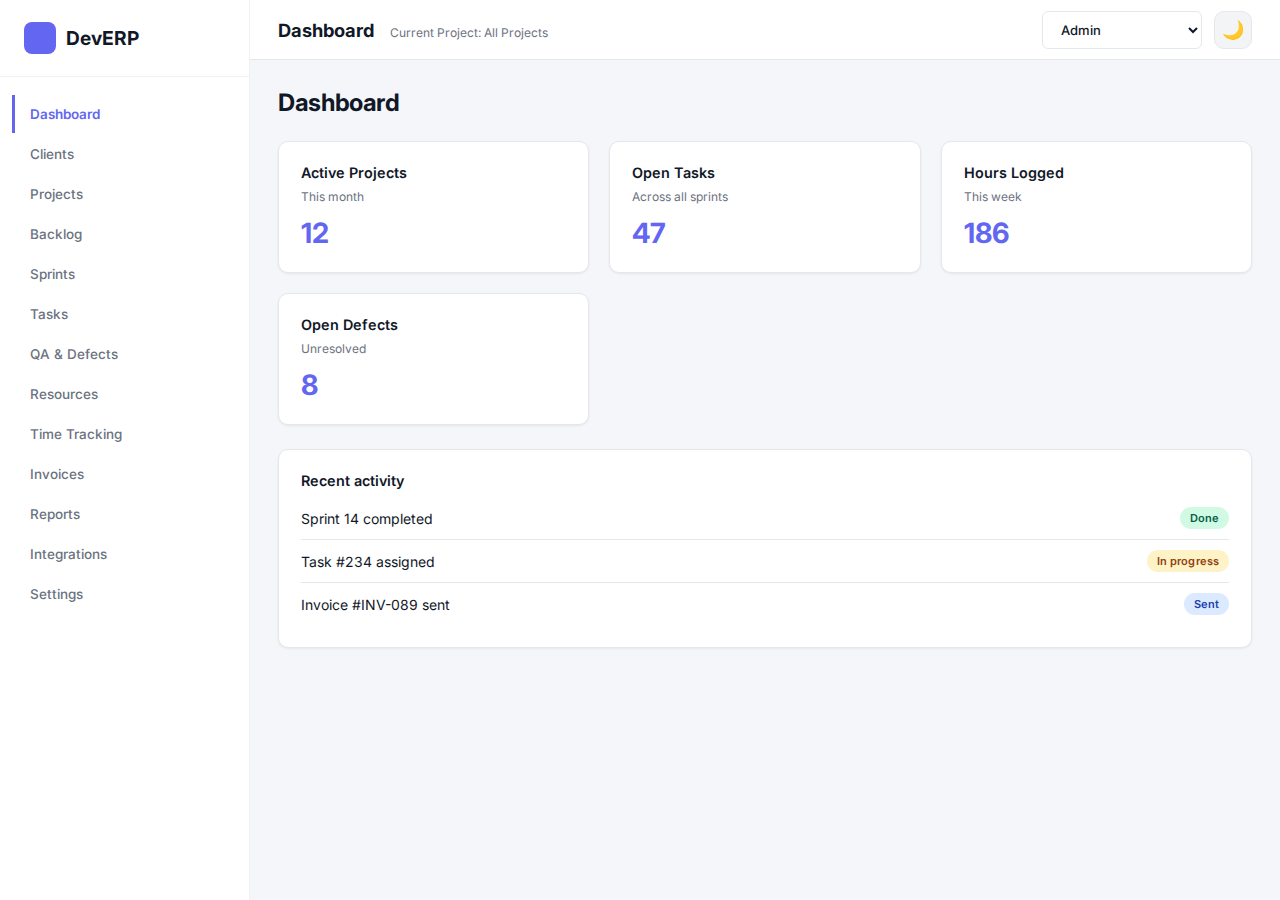
<file: index.html>
<!DOCTYPE html>
<html lang="en">

<head>
  <meta charset="UTF-8">
  <meta name="viewport" content="width=device-width, initial-scale=1.0">
  <title>DevERP — Software Dev Firm</title>
  <link rel="preconnect" href="https://fonts.googleapis.com">
  <link rel="preconnect" href="https://fonts.gstatic.com" crossorigin>
  <link rel="stylesheet" href="css/styles.css">
</head>

<body>
  <div class="app">
    <aside class="sidebar" id="sidebar">
      <div class="sidebar-brand">DevERP</div>
      <nav class="sidebar-nav">
        <div class="sidebar-item active" data-section="dashboard" data-roles="admin pm developer qa accounts">Dashboard
        </div>
        <div class="sidebar-item" data-section="clients" data-roles="admin pm">Clients</div>
        <div class="sidebar-item" data-section="projects" data-roles="admin pm">Projects</div>
        <div class="sidebar-item" data-section="backlog" data-roles="admin pm">Backlog</div>
        <div class="sidebar-item" data-section="sprints" data-roles="admin pm developer qa">Sprints</div>
        <div class="sidebar-item" data-section="tasks" data-roles="admin pm developer">Tasks</div>
        <div class="sidebar-item" data-section="qa-defects" data-roles="admin pm qa">QA & Defects</div>
        <div class="sidebar-item" data-section="resources" data-roles="admin pm">Resources</div>
        <div class="sidebar-item" data-section="time-tracking" data-roles="admin pm developer">Time Tracking</div>
        <div class="sidebar-item" data-section="invoices" data-roles="admin pm accounts">Invoices</div>
        <div class="sidebar-item" data-section="reports" data-roles="admin pm accounts">Reports</div>
        <div class="sidebar-item" data-section="integrations" data-roles="admin">Integrations</div>
        <div class="sidebar-item" data-section="settings" data-roles="admin">Settings</div>
      </nav>
    </aside>

    <header class="header">
      <div class="header-left">
        <span class="header-title" id="headerTitle">Dashboard</span>
        <span class="header-project" id="headerProject">Current Project: None</span>
      </div>
      <div class="header-actions">
        <select class="role-select" id="roleSelect" aria-label="Select role">
          <option value="admin">Admin</option>
          <option value="pm">Project Manager</option>
          <option value="developer">Developer</option>
          <option value="qa">QA</option>
          <option value="accounts">Accounts</option>
        </select>
        <button class="theme-toggle" id="themeToggle" title="Toggle dark mode"
          aria-label="Toggle dark mode">&#x1F319;</button>
      </div>
    </header>

    <main class="main">
      <div id="content"></div>
    </main>
  </div>

  <script src="js/data.js"></script>
  <script src="js/role.js"></script>
  <script src="js/navigation.js"></script>
  <script src="js/app.js"></script>
  <script src="js/clients.js"></script>
  <script src="js/backlog.js"></script>
  <script src="js/projects.js"></script>
  <script src="js/sprint.js"></script>
  <script src="js/qa.js"></script>
  <script src="js/time.js"></script>
  <script src="js/invoice.js"></script>
  <script src="js/reports.js"></script>

  <!-- Dark mode toggle -->
  <script>
    (function () {
      var toggle = document.getElementById('themeToggle');
      var html = document.documentElement;
      var stored = localStorage.getItem('theme');
      if (stored === 'dark') {
        html.setAttribute('data-theme', 'dark');
        toggle.innerHTML = '&#x2600;&#xFE0F;';
      }
      toggle.addEventListener('click', function () {
        var isDark = html.getAttribute('data-theme') === 'dark';
        if (isDark) {
          html.removeAttribute('data-theme');
          toggle.innerHTML = '&#x1F319;';
          localStorage.setItem('theme', 'light');
        } else {
          html.setAttribute('data-theme', 'dark');
          toggle.innerHTML = '&#x2600;&#xFE0F;';
          localStorage.setItem('theme', 'dark');
        }
      });
    })();
  </script>
</body>

</html>
</file>
<file: css/styles.css>
/* ═══════════════════════════════════════════════════════
   DevERP — KALNET-Inspired Design System
   Light mode (white sidebar) + Dark mode toggle
   ═══════════════════════════════════════════════════════ */

@import url('https://fonts.googleapis.com/css2?family=Inter:wght@400;500;600;700&display=swap');

/* ── Light Mode Tokens ── */
:root {
  --sidebar-width: 250px;
  --header-height: 60px;

  /* Palette */
  --primary: #6366F1;
  --primary-light: #818CF8;
  --primary-hover: #4F46E5;
  --bg: #F5F6FA;
  --surface: #ffffff;
  --light-gray: #F3F4F6;
  --border: #E5E7EB;
  --border-input: #D1D5DB;
  --text: #111827;
  --text-secondary: #374151;
  --text-muted: #6B7280;
  --success: #10B981;
  --success-bg: #D1FAE5;
  --success-text: #065F46;
  --warning: #F59E0B;
  --warning-bg: #FEF3C7;
  --warning-text: #92400E;
  --danger: #EF4444;
  --danger-bg: #FEE2E2;
  --danger-text: #991B1B;
  --info-bg: #DBEAFE;
  --info-text: #1E40AF;

  /* Sidebar (light) */
  --sidebar-bg: #ffffff;
  --sidebar-border: #F0F0F5;
  --sidebar-text: #6B7280;
  --sidebar-text-hover: #374151;
  --sidebar-active-bg: var(--gradient);
  --sidebar-active-text: #ffffff;
  --sidebar-brand-text: #111827;

  /* Shared */
  --radius: 10px;
  --radius-sm: 6px;
  --shadow: 0 1px 3px rgba(0, 0, 0, 0.04), 0 1px 2px rgba(0, 0, 0, 0.03);
  --shadow-md: 0 4px 12px rgba(0, 0, 0, 0.06);
  --shadow-lg: 0 12px 40px rgba(0, 0, 0, 0.10);
  --transition: 0.2s ease;
}

/* ── Dark Mode Tokens ── */
[data-theme="dark"] {
  --bg: #0F1117;
  --surface: #1A1D2E;
  --light-gray: #252836;
  --border: #2E3248;
  --border-input: #3B3F54;
  --text: #E5E7EB;
  --text-secondary: #D1D5DB;
  --text-muted: #9CA3AF;

  --sidebar-bg: #141625;
  --sidebar-border: #1E2035;
  --sidebar-text: #9CA3AF;
  --sidebar-text-hover: #E5E7EB;
  --sidebar-brand-text: #E5E7EB;

  --shadow: 0 1px 3px rgba(0, 0, 0, 0.2);
  --shadow-md: 0 4px 12px rgba(0, 0, 0, 0.3);
  --shadow-lg: 0 12px 40px rgba(0, 0, 0, 0.4);
}

/* ── Reset & Base ── */
*,
*::before,
*::after {
  box-sizing: border-box;
}

body {
  margin: 0;
  font-family: 'Inter', system-ui, -apple-system, BlinkMacSystemFont, sans-serif;
  font-size: 14px;
  color: var(--text);
  background: var(--bg);
  min-height: 100vh;
  -webkit-font-smoothing: antialiased;
  -moz-osx-font-smoothing: grayscale;
  transition: background 0.3s ease, color 0.3s ease;
}

.app {
  display: flex;
  min-height: 100vh;
}

/* ═══════════════════════════════════════════════════════
   SIDEBAR — White/Light + gradient active item
   ═══════════════════════════════════════════════════════ */
.sidebar {
  position: fixed;
  left: 0;
  top: 0;
  width: var(--sidebar-width);
  height: 100vh;
  background: var(--sidebar-bg);
  border-right: 1px solid var(--sidebar-border);
  z-index: 100;
  display: flex;
  flex-direction: column;
  transition: transform 0.3s ease, background 0.3s ease;
  overflow-y: auto;
}

.sidebar::-webkit-scrollbar {
  width: 4px;
}

.sidebar::-webkit-scrollbar-track {
  background: transparent;
}

.sidebar::-webkit-scrollbar-thumb {
  background: var(--border);
  border-radius: 4px;
}

.sidebar-brand {
  padding: 22px 24px;
  font-weight: 700;
  font-size: 1.2rem;
  color: var(--sidebar-brand-text);
  border-bottom: 1px solid var(--sidebar-border);
  flex-shrink: 0;
  display: flex;
  align-items: center;
  gap: 10px;
}

/* Brand icon circle */
.sidebar-brand::before {
  content: '';
  display: inline-block;
  width: 32px;
  height: 32px;
  border-radius: 8px;
  background: var(--primary);
  flex-shrink: 0;
}

.sidebar-nav {
  flex: 1;
  padding: 16px 0;
}

.sidebar-item {
  display: flex;
  align-items: center;
  padding: 11px 18px;
  margin: 2px 12px;
  border-radius: var(--radius);
  color: var(--sidebar-text);
  text-decoration: none;
  cursor: pointer;
  font-size: 13.5px;
  font-weight: 500;
  transition: all var(--transition);
  user-select: none;
}

.sidebar-item:hover {
  background: var(--light-gray);
  color: var(--sidebar-text-hover);
}

.sidebar-item.active {
  background: transparent;
  color: var(--primary);
  font-weight: 600;
  border-left: 3px solid var(--primary);
  border-radius: 0;
  padding-left: 15px;
}

[data-theme="dark"] .sidebar-item.active {
  color: var(--primary-light);
  border-left-color: var(--primary-light);
}

.sidebar-item.hidden-by-role {
  display: none;
}

/* ═══════════════════════════════════════════════════════
   HEADER
   ═══════════════════════════════════════════════════════ */
.header {
  position: fixed;
  top: 0;
  left: var(--sidebar-width);
  right: 0;
  height: var(--header-height);
  background: var(--surface);
  border-bottom: 1px solid var(--border);
  display: flex;
  align-items: center;
  justify-content: space-between;
  padding: 0 28px;
  z-index: 90;
  transition: left 0.3s ease, background 0.3s ease;
}

.header-left {
  display: flex;
  align-items: baseline;
  gap: 16px;
}

.header-title {
  font-weight: 700;
  font-size: 1.15rem;
  color: var(--text);
}

.header-project {
  font-size: 12px;
  color: var(--text-muted);
  font-weight: 400;
}

.header-actions {
  display: flex;
  align-items: center;
  gap: 12px;
}

/* Dark mode toggle button */
.theme-toggle {
  display: flex;
  align-items: center;
  justify-content: center;
  width: 38px;
  height: 38px;
  border-radius: 10px;
  border: 1px solid var(--border);
  background: var(--light-gray);
  color: var(--text-muted);
  cursor: pointer;
  transition: all var(--transition);
  font-size: 18px;
  line-height: 1;
}

.theme-toggle:hover {
  background: var(--border);
  color: var(--text);
}

[data-theme="dark"] .theme-toggle {
  background: #252836;
  border-color: #3B3F54;
  color: #F59E0B;
}

.role-select {
  padding: 9px 14px;
  border: 1px solid var(--border);
  border-radius: var(--radius-sm);
  background: var(--surface);
  color: var(--text);
  font-family: inherit;
  font-size: 13px;
  font-weight: 500;
  cursor: pointer;
  min-width: 160px;
  transition: border-color var(--transition), background var(--transition);
}

.role-select:focus {
  outline: none;
  border-color: var(--primary);
  box-shadow: 0 0 0 3px rgba(99, 102, 241, 0.1);
}

/* ═══════════════════════════════════════════════════════
   MAIN CONTENT
   ═══════════════════════════════════════════════════════ */
.main {
  flex: 1;
  margin-left: var(--sidebar-width);
  margin-top: var(--header-height);
  padding: 28px;
  min-height: calc(100vh - var(--header-height));
  transition: margin-left 0.3s ease;
}

.main>#content {
  max-width: 1200px;
  margin: 0 auto;
}

.content-section {
  display: block;
  animation: fadeIn 0.3s ease;
}

@keyframes fadeIn {
  from {
    opacity: 0;
    transform: translateY(6px);
  }

  to {
    opacity: 1;
    transform: translateY(0);
  }
}

.page-title {
  font-size: 1.5rem;
  font-weight: 700;
  margin: 0 0 24px;
  color: var(--text);
  letter-spacing: -0.015em;
}

.module-scope-banner {
  font-size: 12px;
  color: var(--text-muted);
  margin: -8px 0 20px;
  padding: 10px 14px;
  background: rgba(99, 102, 241, 0.06);
  border-radius: var(--radius);
  border-left: 3px solid var(--primary);
}

[data-theme="dark"] .module-scope-banner {
  background: rgba(99, 102, 241, 0.1);
}

/* ═══════════════════════════════════════════════════════
   CARDS
   ═══════════════════════════════════════════════════════ */
.card-grid {
  display: grid;
  grid-template-columns: repeat(auto-fill, minmax(260px, 1fr));
  gap: 20px;
}

.card {
  background: var(--surface);
  border-radius: var(--radius);
  border: 1px solid var(--border);
  padding: 22px;
  box-shadow: var(--shadow);
  transition: box-shadow var(--transition), border-color var(--transition), transform var(--transition), background 0.3s ease;
}

.card:hover {
  box-shadow: var(--shadow-md);
  transform: translateY(-2px);
}

.card-title {
  font-weight: 600;
  margin: 0 0 8px;
  color: var(--text);
  font-size: 0.9rem;
}

.card-meta {
  color: var(--text-muted);
  font-size: 12px;
  margin-bottom: 12px;
}

.card-value {
  font-size: 1.75rem;
  font-weight: 700;
  color: var(--primary);
}

.card-list {
  list-style: none;
  padding: 0;
  margin: 0;
}

.card-list li {
  padding: 10px 0;
  border-bottom: 1px solid var(--border);
  display: flex;
  justify-content: space-between;
  align-items: center;
}

.card-list li:last-child {
  border-bottom: none;
}

.project-actions {
  margin-top: 12px;
  display: flex;
  flex-wrap: wrap;
  gap: 8px;
}

.project-actions .btn {
  flex-shrink: 0;
}

/* ═══════════════════════════════════════════════════════
   BUTTONS
   ═══════════════════════════════════════════════════════ */
.btn {
  padding: 10px 18px;
  border-radius: var(--radius-sm);
  font-family: inherit;
  font-size: 13px;
  font-weight: 500;
  cursor: pointer;
  border: none;
  transition: all var(--transition);
  line-height: 1.4;
}

.btn-primary {
  background: var(--primary);
  color: #fff;
  border: none;
}

.btn-primary:hover {
  background: var(--primary-hover);
  box-shadow: var(--shadow-md);
  transform: translateY(-1px);
}

.btn-ghost {
  background: transparent;
  color: var(--text-muted);
  border: 1px solid var(--border);
}

.btn-ghost:hover {
  background: var(--light-gray);
  color: var(--text);
  border-color: var(--border-input);
}

.btn-danger {
  background: var(--danger);
  color: #fff;
}

.btn-danger:hover {
  background: #DC2626;
  box-shadow: var(--shadow-md);
}

.btn-secondary {
  background: var(--light-gray);
  color: var(--primary);
  border: 1px solid var(--border);
}

.btn-secondary:hover {
  background: var(--border);
}

.btn-sm {
  padding: 6px 12px;
  font-size: 12px;
}

/* ═══════════════════════════════════════════════════════
   TABLES
   ═══════════════════════════════════════════════════════ */
.placeholder-table {
  width: 100%;
  border-collapse: separate;
  border-spacing: 0;
  background: var(--surface);
  border-radius: var(--radius);
  overflow: hidden;
  border: 1px solid var(--border);
  box-shadow: var(--shadow);
}

.placeholder-table th,
.placeholder-table td {
  padding: 13px 16px;
  text-align: left;
  border-bottom: 1px solid var(--border);
}

.placeholder-table th {
  background: var(--light-gray);
  font-weight: 600;
  color: var(--text-secondary);
  font-size: 11.5px;
  text-transform: uppercase;
  letter-spacing: 0.05em;
}

.placeholder-table tr:last-child td {
  border-bottom: none;
}

.placeholder-table tbody tr:hover td {
  background: var(--bg);
}

.clients-overview-grid {
  display: grid;
  grid-template-columns: repeat(auto-fill, minmax(160px, 1fr));
  gap: 16px;
}

.clients-overview-grid>div strong {
  display: block;
  font-size: 12px;
  color: var(--text-muted);
  margin-bottom: 4px;
}

/* ═══════════════════════════════════════════════════════
   BADGES
   ═══════════════════════════════════════════════════════ */
.badge {
  display: inline-block;
  padding: 4px 10px;
  border-radius: 20px;
  font-size: 11px;
  font-weight: 600;
  letter-spacing: 0.01em;
}

.badge-green {
  background: var(--success-bg);
  color: var(--success-text);
}

.badge-amber {
  background: var(--warning-bg);
  color: var(--warning-text);
}

.badge-blue {
  background: var(--info-bg);
  color: var(--info-text);
}

.badge-red {
  background: var(--danger-bg);
  color: var(--danger-text);
}

.badge-gray {
  background: var(--light-gray);
  color: #4B5563;
}

[data-theme="dark"] .badge-green {
  background: #064E3B;
  color: #6EE7B7;
}

[data-theme="dark"] .badge-amber {
  background: #78350F;
  color: #FCD34D;
}

[data-theme="dark"] .badge-blue {
  background: #1E3A5F;
  color: #93C5FD;
}

[data-theme="dark"] .badge-red {
  background: #7F1D1D;
  color: #FCA5A5;
}

[data-theme="dark"] .badge-gray {
  background: #374151;
  color: #D1D5DB;
}

/* ═══════════════════════════════════════════════════════
   FORMS
   ═══════════════════════════════════════════════════════ */
.form-group {
  margin-bottom: 18px;
}

.form-group label {
  display: block;
  font-size: 12.5px;
  font-weight: 500;
  color: var(--text-muted);
  margin-bottom: 6px;
}

.form-group input,
.form-group select,
.form-group textarea {
  width: 100%;
  padding: 10px 12px;
  border: 1px solid var(--border-input);
  border-radius: var(--radius-sm);
  font-family: inherit;
  font-size: 13px;
  color: var(--text);
  background: var(--surface);
  transition: border-color var(--transition), box-shadow var(--transition);
}

.form-group textarea {
  min-height: 80px;
  resize: vertical;
}

.form-group input:focus,
.form-group select:focus,
.form-group textarea:focus {
  outline: none;
  border-color: var(--primary);
  box-shadow: 0 0 0 3px rgba(99, 102, 241, 0.1);
}

/* ═══════════════════════════════════════════════════════
   MODALS
   ═══════════════════════════════════════════════════════ */
.modal-overlay {
  position: fixed;
  inset: 0;
  background: rgba(17, 24, 39, 0.5);
  backdrop-filter: blur(4px);
  z-index: 200;
  display: none;
  align-items: center;
  justify-content: center;
  padding: 24px;
  opacity: 0;
  transition: opacity 0.25s ease;
}

.modal-overlay.open {
  display: flex;
  opacity: 1;
}

.modal {
  background: var(--surface);
  border-radius: 14px;
  box-shadow: var(--shadow-lg);
  max-width: 480px;
  width: 100%;
  max-height: 90vh;
  overflow-y: auto;
  transform: scale(0.95) translateY(10px);
  transition: transform 0.25s ease;
  border: 1px solid var(--border);
}

.modal-overlay.open .modal {
  transform: scale(1) translateY(0);
}

.modal-header {
  padding: 22px 24px;
  border-bottom: 1px solid var(--border);
}

.modal-header h2 {
  margin: 0;
  font-size: 1.125rem;
  font-weight: 700;
  color: var(--text);
}

.modal-body {
  padding: 24px;
}

.modal-footer {
  padding: 16px 24px;
  border-top: 1px solid var(--border);
  display: flex;
  justify-content: flex-end;
  gap: 10px;
}

.modal-wide {
  max-width: 580px;
}

/* ═══════════════════════════════════════════════════════
   BACKLOG MANAGEMENT
   ═══════════════════════════════════════════════════════ */
.backlog-header {
  display: flex;
  align-items: center;
  justify-content: space-between;
  flex-wrap: wrap;
  gap: 16px;
  margin-bottom: 20px;
}

.backlog-total {
  font-size: 13px;
  color: var(--text-muted);
  padding: 8px 14px;
  background: var(--surface);
  border: 1px solid var(--border);
  border-radius: var(--radius);
  font-weight: 500;
}

.backlog-total strong {
  color: var(--primary);
}

.backlog-layout {
  display: grid;
  grid-template-columns: 260px 1fr 320px;
  gap: 0;
  min-height: 520px;
  background: var(--surface);
  border-radius: var(--radius);
  border: 1px solid var(--border);
  box-shadow: var(--shadow);
  overflow: hidden;
  transition: grid-template-columns 0.25s ease;
}

.backlog-layout.detail-open {
  grid-template-columns: 260px 1fr 320px;
}

.backlog-layout.detail-closed {
  grid-template-columns: 260px 1fr 0;
}

.backlog-epics {
  background: var(--light-gray);
  border-right: 1px solid var(--border);
  display: flex;
  flex-direction: column;
  overflow: hidden;
}

.backlog-epics-header {
  padding: 16px;
  border-bottom: 1px solid var(--border);
  display: flex;
  align-items: center;
  justify-content: space-between;
}

.backlog-epics-title {
  font-weight: 600;
  font-size: 13px;
  color: var(--text);
}

.backlog-epics-list {
  flex: 1;
  overflow-y: auto;
  padding: 8px;
}

.backlog-epic-item {
  padding: 12px 14px;
  border-radius: var(--radius);
  cursor: pointer;
  margin-bottom: 4px;
  transition: all var(--transition);
  border: 1px solid transparent;
}

.backlog-epic-item:hover {
  background: var(--surface);
  box-shadow: var(--shadow);
}

.backlog-epic-item.active {
  background: var(--surface);
  border-color: var(--primary);
  box-shadow: 0 0 0 2px rgba(99, 102, 241, 0.12);
  font-weight: 500;
}

.backlog-epic-name {
  font-size: 13px;
  color: var(--text);
}

.backlog-epic-points {
  font-size: 11px;
  color: var(--text-muted);
  margin-top: 4px;
}

.backlog-stories {
  padding: 16px;
  overflow-y: auto;
  display: flex;
  flex-direction: column;
  gap: 12px;
}

.backlog-stories-header {
  display: flex;
  align-items: center;
  justify-content: space-between;
  margin-bottom: 8px;
}

.backlog-stories-title {
  font-size: 13px;
  font-weight: 600;
  color: var(--text);
}

.backlog-story-card {
  background: var(--bg);
  border: 1px solid var(--border);
  border-radius: var(--radius);
  padding: 14px 16px;
  cursor: pointer;
  transition: box-shadow var(--transition), border-color var(--transition);
}

.backlog-story-card:hover {
  box-shadow: var(--shadow-md);
  border-color: var(--border-input);
}

.backlog-story-card.selected {
  border-color: var(--primary);
  box-shadow: 0 0 0 2px rgba(99, 102, 241, 0.12);
}

.backlog-story-card .story-title {
  font-weight: 500;
  font-size: 14px;
  color: var(--text);
  margin-bottom: 8px;
}

.backlog-story-meta {
  display: flex;
  flex-wrap: wrap;
  gap: 8px;
  align-items: center;
}

.backlog-story-meta .badge {
  font-size: 11px;
}

.backlog-detail {
  width: 320px;
  border-left: 1px solid var(--border);
  background: var(--surface);
  display: flex;
  flex-direction: column;
  overflow: hidden;
  transition: width 0.25s ease, opacity 0.25s ease;
}

.backlog-detail.closed {
  width: 0;
  min-width: 0;
  opacity: 0;
  overflow: hidden;
  border-left: none;
}

.backlog-detail-header {
  padding: 16px;
  border-bottom: 1px solid var(--border);
  display: flex;
  align-items: center;
  justify-content: space-between;
  flex-shrink: 0;
}

.backlog-detail-title {
  font-weight: 600;
  font-size: 14px;
  color: var(--text);
}

.backlog-detail-body {
  flex: 1;
  overflow-y: auto;
  padding: 16px;
}

.backlog-detail-section {
  margin-bottom: 20px;
}

.backlog-detail-section h4 {
  font-size: 11px;
  text-transform: uppercase;
  letter-spacing: 0.05em;
  color: var(--text-muted);
  margin: 0 0 8px;
  font-weight: 600;
}

.backlog-detail-section p {
  font-size: 13px;
  color: var(--text);
  margin: 0;
  line-height: 1.6;
}

.backlog-detail-history {
  list-style: none;
  padding: 0;
  margin: 0;
}

.backlog-detail-history li {
  padding: 8px 0;
  border-bottom: 1px solid var(--border);
  font-size: 12px;
  color: var(--text-muted);
}

.backlog-detail-history li:last-child {
  border-bottom: none;
}

.backlog-empty {
  text-align: center;
  padding: 48px 20px;
  color: var(--text-muted);
  font-size: 13px;
}

.backlog-empty-center {
  grid-column: 2;
  display: flex;
  align-items: center;
  justify-content: center;
  padding: 48px;
  color: var(--text-muted);
  font-size: 13px;
}

/* ═══════════════════════════════════════════════════════
   SPRINT MANAGEMENT
   ═══════════════════════════════════════════════════════ */
.sprint-toolbar {
  margin-bottom: 20px;
}

.sprint-list {
  display: flex;
  flex-wrap: wrap;
  gap: 12px;
  margin-bottom: 24px;
}

.sprint-list-item {
  background: var(--surface);
  border: 1px solid var(--border);
  border-radius: var(--radius);
  padding: 16px 20px;
  min-width: 210px;
  cursor: pointer;
  transition: all var(--transition);
}

.sprint-list-item:hover {
  box-shadow: var(--shadow-md);
  transform: translateY(-1px);
}

.sprint-list-item.active {
  border-color: var(--primary);
  box-shadow: 0 0 0 2px rgba(99, 102, 241, 0.12);
}

.sprint-list-item .sprint-name {
  font-weight: 600;
  font-size: 14px;
  color: var(--text);
}

.sprint-list-item .sprint-meta {
  font-size: 12px;
  color: var(--text-muted);
  margin-top: 4px;
}

.sprint-list-item .sprint-status {
  display: inline-block;
  margin-top: 8px;
  padding: 3px 10px;
  border-radius: 20px;
  font-size: 11px;
  font-weight: 600;
}

.sprint-status.planned {
  background: var(--info-bg);
  color: var(--info-text);
}

.sprint-status.active {
  background: var(--success-bg);
  color: var(--success-text);
}

.sprint-status.completed {
  background: var(--light-gray);
  color: var(--text-muted);
}

.sprint-detail {
  background: var(--surface);
  border: 1px solid var(--border);
  border-radius: var(--radius);
  padding: 24px;
  min-height: 400px;
  box-shadow: var(--shadow);
}

.sprint-detail-tabs {
  display: flex;
  gap: 8px;
  margin-bottom: 20px;
  flex-wrap: wrap;
}

.sprint-tab {
  padding: 9px 18px;
  border-radius: 20px;
  font-size: 13px;
  font-weight: 500;
  cursor: pointer;
  border: 1px solid var(--border);
  background: var(--light-gray);
  color: var(--text-muted);
  transition: all var(--transition);
}

.sprint-tab:hover {
  color: var(--text);
  background: var(--surface);
}

.sprint-tab.active {
  background: var(--gradient);
  color: #fff;
  border-color: transparent;
  box-shadow: 0 2px 8px rgba(99, 102, 241, 0.25);
}

.sprint-analytics {
  display: grid;
  grid-template-columns: repeat(auto-fill, minmax(150px, 1fr));
  gap: 16px;
  margin-bottom: 24px;
}

.sprint-analytics .card {
  margin: 0;
}

.sprint-planning {
  display: grid;
  grid-template-columns: 1fr 1fr;
  gap: 20px;
  min-height: 360px;
}

.sprint-planning-panel {
  border: 1px solid var(--border);
  border-radius: var(--radius);
  background: var(--light-gray);
  padding: 18px;
  overflow-y: auto;
}

.sprint-planning-panel h3 {
  margin: 0 0 14px;
  font-size: 13px;
  font-weight: 600;
  color: var(--text);
}

.sprint-planning-story {
  background: var(--surface);
  border: 1px solid var(--border);
  border-radius: var(--radius);
  padding: 12px;
  margin-bottom: 8px;
  display: flex;
  align-items: center;
  justify-content: space-between;
  gap: 12px;
  transition: box-shadow var(--transition);
}

.sprint-planning-story:hover {
  box-shadow: var(--shadow);
}

.sprint-planning-story .story-info {
  flex: 1;
  min-width: 0;
}

.sprint-planning-story .story-info .title {
  font-weight: 500;
  font-size: 13px;
  color: var(--text);
}

.sprint-planning-story .story-info .meta {
  font-size: 11px;
  color: var(--text-muted);
  margin-top: 4px;
}

.sprint-kanban {
  display: grid;
  grid-template-columns: repeat(4, 1fr);
  gap: 16px;
  overflow-x: auto;
  padding-bottom: 8px;
}

.sprint-kanban-col {
  background: var(--light-gray);
  border-radius: var(--radius);
  min-width: 200px;
  padding: 14px;
}

.sprint-kanban-col h4 {
  margin: 0 0 14px;
  font-size: 12px;
  font-weight: 600;
  color: var(--text-muted);
  text-transform: uppercase;
  letter-spacing: 0.05em;
}

.sprint-kanban-card {
  background: var(--surface);
  border: 1px solid var(--border);
  border-radius: var(--radius);
  padding: 14px;
  margin-bottom: 10px;
  box-shadow: var(--shadow);
  transition: all var(--transition);
}

.sprint-kanban-card:hover {
  box-shadow: var(--shadow-md);
  transform: translateY(-1px);
}

.sprint-kanban-card .card-title {
  font-size: 13px;
  margin-bottom: 6px;
}

.sprint-kanban-card .card-meta {
  font-size: 11px;
  color: var(--text-muted);
  margin-bottom: 8px;
}

.sprint-kanban-card .card-actions {
  display: flex;
  gap: 6px;
  margin-top: 8px;
  flex-wrap: wrap;
}

.sprint-kanban-card .card-actions .btn {
  padding: 4px 8px;
  font-size: 11px;
}

.sprint-release-ready {
  margin-top: 24px;
  padding-top: 20px;
  border-top: 1px solid var(--border);
}

.sprint-release-ready h3 {
  font-size: 14px;
  font-weight: 600;
  margin: 0 0 12px;
  color: var(--text);
}

.sprint-summary-list {
  list-style: none;
  padding: 0;
  margin: 0;
}

.sprint-summary-list li {
  padding: 8px 0;
  border-bottom: 1px solid var(--border);
  font-size: 13px;
}

.sprint-summary-list li:last-child {
  border-bottom: none;
}

/* ═══════════════════════════════════════════════════════
   QA & DEFECTS
   ═══════════════════════════════════════════════════════ */
.qa-tabs {
  display: flex;
  gap: 8px;
  margin-bottom: 20px;
  flex-wrap: wrap;
}

.qa-tab {
  padding: 9px 18px;
  border-radius: 20px;
  font-size: 13px;
  font-weight: 500;
  cursor: pointer;
  border: 1px solid var(--border);
  background: var(--light-gray);
  color: var(--text-muted);
  transition: all var(--transition);
}

.qa-tab:hover {
  color: var(--text);
  background: var(--surface);
}

.qa-tab.active {
  background: var(--gradient);
  color: #fff;
  border-color: transparent;
  box-shadow: 0 2px 8px rgba(99, 102, 241, 0.25);
}

.qa-tab-content {
  background: var(--surface);
  border: 1px solid var(--border);
  border-radius: var(--radius);
  padding: 24px;
  min-height: 360px;
  box-shadow: var(--shadow);
}

.qa-stats {
  display: grid;
  grid-template-columns: repeat(auto-fill, minmax(150px, 1fr));
  gap: 16px;
  margin-bottom: 20px;
}

.qa-stats .card {
  margin: 0;
}

.qa-toolbar {
  margin-bottom: 16px;
  display: flex;
  align-items: center;
  gap: 12px;
  flex-wrap: wrap;
}

.qa-filters {
  display: flex;
  gap: 10px;
  flex-wrap: wrap;
  align-items: center;
}

.qa-filters select {
  padding: 8px 12px;
  border-radius: var(--radius-sm);
  border: 1px solid var(--border-input);
  font-size: 12px;
  background: var(--surface);
  font-family: inherit;
  color: var(--text);
  transition: border-color var(--transition);
}

.qa-filters select:focus {
  outline: none;
  border-color: var(--primary);
}

.qa-testcase-card {
  background: var(--light-gray);
  border: 1px solid var(--border);
  border-radius: var(--radius);
  padding: 16px;
  margin-bottom: 10px;
  transition: box-shadow var(--transition);
}

.qa-testcase-card:hover {
  box-shadow: var(--shadow);
}

.qa-testcase-card .tc-id {
  font-size: 11px;
  color: var(--text-muted);
  margin-bottom: 4px;
}

.qa-testcase-card .tc-title {
  font-weight: 500;
  font-size: 14px;
  color: var(--text);
}

.qa-testcase-card .tc-meta {
  font-size: 12px;
  color: var(--text-muted);
  margin-top: 6px;
}

.qa-testrun-row {
  display: flex;
  align-items: center;
  justify-content: space-between;
  padding: 14px;
  border: 1px solid var(--border);
  border-radius: var(--radius);
  margin-bottom: 8px;
  background: var(--surface);
  transition: box-shadow var(--transition);
}

.qa-testrun-row:hover {
  box-shadow: var(--shadow);
}

.qa-testrun-row.pass {
  border-left: 4px solid var(--success);
}

.qa-testrun-row.fail {
  border-left: 4px solid var(--danger);
}

.qa-testrun-row .tr-info {
  flex: 1;
  min-width: 0;
}

.qa-testrun-row .tr-actions {
  display: flex;
  gap: 8px;
  align-items: center;
}

.qa-defect-card {
  background: var(--surface);
  border: 1px solid var(--border);
  border-radius: var(--radius);
  padding: 16px;
  margin-bottom: 10px;
  display: flex;
  align-items: flex-start;
  justify-content: space-between;
  gap: 12px;
  flex-wrap: wrap;
  transition: box-shadow var(--transition);
}

.qa-defect-card:hover {
  box-shadow: var(--shadow);
}

.qa-defect-card .def-main {
  flex: 1;
  min-width: 0;
}

.qa-defect-card .def-id {
  font-size: 11px;
  color: var(--text-muted);
  margin-bottom: 4px;
}

.qa-defect-card .def-title {
  font-weight: 500;
  font-size: 14px;
  color: var(--text);
}

.qa-defect-card .def-meta {
  font-size: 12px;
  color: var(--text-muted);
  margin-top: 6px;
  display: flex;
  gap: 12px;
  flex-wrap: wrap;
}

.qa-defect-card .def-lifecycle {
  display: flex;
  gap: 6px;
  flex-wrap: wrap;
}

.qa-defect-card .def-status-btn.active {
  background: var(--primary);
  color: #fff;
  border-color: var(--primary);
}

.qa-severity-critical {
  background: var(--danger-bg);
  color: var(--danger-text);
}

.qa-severity-high {
  background: #FED7AA;
  color: #9A3412;
}

.qa-severity-medium {
  background: var(--warning-bg);
  color: var(--warning-text);
}

.qa-severity-low {
  background: var(--light-gray);
  color: var(--text-muted);
}

[data-theme="dark"] .qa-severity-critical {
  background: #7F1D1D;
  color: #FCA5A5;
}

[data-theme="dark"] .qa-severity-high {
  background: #7C2D12;
  color: #FDBA74;
}

[data-theme="dark"] .qa-severity-medium {
  background: #78350F;
  color: #FCD34D;
}

[data-theme="dark"] .qa-severity-low {
  background: #374151;
  color: #D1D5DB;
}

.qa-trend-list {
  list-style: none;
  padding: 0;
  margin: 0;
}

.qa-trend-list li {
  padding: 10px 0;
  border-bottom: 1px solid var(--border);
  display: flex;
  justify-content: space-between;
  font-size: 13px;
}

.qa-trend-list li:last-child {
  border-bottom: none;
}

/* ═══════════════════════════════════════════════════════
   TIME TRACKING
   ═══════════════════════════════════════════════════════ */
.time-tabs {
  display: flex;
  gap: 8px;
  margin-bottom: 20px;
  flex-wrap: wrap;
}

.time-tab {
  padding: 9px 18px;
  border-radius: 20px;
  font-size: 13px;
  font-weight: 500;
  cursor: pointer;
  border: 1px solid var(--border);
  background: var(--light-gray);
  color: var(--text-muted);
  transition: all var(--transition);
}

.time-tab:hover {
  color: var(--text);
  background: var(--surface);
}

.time-tab.active {
  background: var(--gradient);
  color: #fff;
  border-color: transparent;
  box-shadow: 0 2px 8px rgba(99, 102, 241, 0.25);
}

.time-tab-content {
  background: var(--surface);
  border: 1px solid var(--border);
  border-radius: var(--radius);
  padding: 24px;
  min-height: 360px;
  box-shadow: var(--shadow);
}

.time-form-grid {
  display: grid;
  grid-template-columns: repeat(auto-fill, minmax(200px, 1fr));
  gap: 16px;
  margin-bottom: 20px;
  align-items: end;
}

.time-form-full {
  margin-bottom: 16px;
}

.time-stats {
  display: grid;
  grid-template-columns: repeat(auto-fill, minmax(150px, 1fr));
  gap: 16px;
  margin-bottom: 20px;
}

.time-stats .card {
  margin: 0;
}

.time-log-table {
  width: 100%;
  border-collapse: separate;
  border-spacing: 0;
  border: 1px solid var(--border);
  border-radius: var(--radius);
  overflow: hidden;
}

.time-log-table th,
.time-log-table td {
  padding: 12px 14px;
  text-align: left;
  border-bottom: 1px solid var(--border);
  font-size: 13px;
}

.time-log-table th {
  background: var(--light-gray);
  font-weight: 600;
  color: var(--text-secondary);
  font-size: 11px;
  text-transform: uppercase;
  letter-spacing: 0.05em;
}

.time-log-table tbody tr:hover td {
  background: var(--bg);
}

.time-filter-row {
  display: flex;
  gap: 12px;
  margin-bottom: 16px;
  flex-wrap: wrap;
  align-items: center;
}

.time-filter-row select {
  padding: 8px 12px;
  border-radius: var(--radius-sm);
  border: 1px solid var(--border-input);
  font-size: 12px;
  background: var(--surface);
  min-width: 140px;
  font-family: inherit;
  color: var(--text);
}

.time-empty {
  text-align: center;
  padding: 48px 20px;
  color: var(--text-muted);
  font-size: 14px;
}

/* ═══════════════════════════════════════════════════════
   INVOICE & BILLING
   ═══════════════════════════════════════════════════════ */
.invoice-tabs {
  display: flex;
  gap: 8px;
  margin-bottom: 20px;
  flex-wrap: wrap;
}

.invoice-tab {
  padding: 9px 18px;
  border-radius: 20px;
  font-size: 13px;
  font-weight: 500;
  cursor: pointer;
  border: 1px solid var(--border);
  background: var(--light-gray);
  color: var(--text-muted);
  transition: all var(--transition);
}

.invoice-tab:hover {
  color: var(--text);
  background: var(--surface);
}

.invoice-tab.active {
  background: var(--gradient);
  color: #fff;
  border-color: transparent;
  box-shadow: 0 2px 8px rgba(99, 102, 241, 0.25);
}

.invoice-tab-content {
  background: var(--surface);
  border: 1px solid var(--border);
  border-radius: var(--radius);
  padding: 24px;
  min-height: 360px;
  box-shadow: var(--shadow);
}

.invoice-form-grid {
  display: grid;
  grid-template-columns: repeat(auto-fill, minmax(200px, 1fr));
  gap: 16px;
  margin-bottom: 20px;
  align-items: end;
}

.invoice-stats {
  display: grid;
  grid-template-columns: repeat(auto-fill, minmax(170px, 1fr));
  gap: 16px;
  margin-bottom: 20px;
}

.invoice-stats .card {
  margin: 0;
}

.invoice-preview {
  background: var(--light-gray);
  border: 1px solid var(--border);
  border-radius: var(--radius);
  padding: 18px;
  margin-bottom: 20px;
}

.invoice-preview-table {
  width: 100%;
  border-collapse: collapse;
  font-size: 13px;
}

.invoice-preview-table th,
.invoice-preview-table td {
  padding: 10px 12px;
  text-align: left;
  border-bottom: 1px solid var(--border);
}

.invoice-preview-table th {
  font-weight: 600;
  color: var(--text-muted);
  font-size: 12px;
}

.invoice-milestone-card {
  background: var(--light-gray);
  border: 1px solid var(--border);
  border-radius: var(--radius);
  padding: 16px;
  margin-bottom: 10px;
  display: flex;
  align-items: center;
  justify-content: space-between;
  flex-wrap: wrap;
  gap: 12px;
  transition: box-shadow var(--transition);
}

.invoice-milestone-card:hover {
  box-shadow: var(--shadow);
}

.invoice-access-denied {
  text-align: center;
  padding: 64px 24px;
  color: var(--text-muted);
}

.invoice-access-denied h3 {
  font-size: 16px;
  margin: 0 0 8px;
  color: var(--text);
}

/* ═══════════════════════════════════════════════════════
   REPORTS
   ═══════════════════════════════════════════════════════ */
.reports-tabs {
  display: flex;
  gap: 8px;
  margin-bottom: 20px;
  flex-wrap: wrap;
}

.reports-tab {
  padding: 9px 18px;
  border-radius: 20px;
  font-size: 13px;
  font-weight: 500;
  cursor: pointer;
  border: 1px solid var(--border);
  background: var(--light-gray);
  color: var(--text-muted);
  transition: all var(--transition);
}

.reports-tab:hover {
  color: var(--text);
  background: var(--surface);
}

.reports-tab.active {
  background: var(--gradient);
  color: #fff;
  border-color: transparent;
  box-shadow: 0 2px 8px rgba(99, 102, 241, 0.25);
}

.reports-tab-content {
  background: var(--surface);
  border: 1px solid var(--border);
  border-radius: var(--radius);
  padding: 24px;
  min-height: 360px;
  box-shadow: var(--shadow);
  transition: opacity 0.2s ease;
}

.reports-stats {
  display: grid;
  grid-template-columns: repeat(auto-fill, minmax(150px, 1fr));
  gap: 16px;
  margin-bottom: 20px;
}

.reports-stats .card {
  margin: 0;
  transition: transform var(--transition);
}

.reports-stats .card:hover {
  transform: translateY(-2px);
}

.reports-status {
  padding: 16px;
  border-radius: var(--radius);
  margin-bottom: 20px;
  font-weight: 500;
  display: flex;
  align-items: center;
  gap: 10px;
}

.reports-status.risk {
  background: var(--warning-bg);
  color: var(--warning-text);
  border: 1px solid #FCD34D;
}

.reports-status.on-track {
  background: var(--success-bg);
  color: var(--success-text);
  border: 1px solid #6EE7B7;
}

[data-theme="dark"] .reports-status.risk {
  background: rgba(245, 158, 11, 0.1);
  color: #FCD34D;
  border-color: rgba(245, 158, 11, 0.3);
}

[data-theme="dark"] .reports-status.on-track {
  background: rgba(16, 185, 129, 0.1);
  color: #6EE7B7;
  border-color: rgba(16, 185, 129, 0.3);
}

.reports-table {
  width: 100%;
  border-collapse: separate;
  border-spacing: 0;
  font-size: 13px;
  border: 1px solid var(--border);
  border-radius: var(--radius);
  overflow: hidden;
}

.reports-table th,
.reports-table td {
  padding: 12px 14px;
  text-align: left;
  border-bottom: 1px solid var(--border);
}

.reports-table th {
  background: var(--light-gray);
  font-weight: 600;
  color: var(--text-secondary);
  font-size: 11px;
  text-transform: uppercase;
  letter-spacing: 0.05em;
}

.reports-table tbody tr:hover td {
  background: var(--bg);
}

.reports-badge-overload {
  background: var(--danger-bg);
  color: var(--danger-text);
  padding: 3px 10px;
  border-radius: 20px;
  font-size: 11px;
  font-weight: 600;
}

.reports-badge-under {
  background: var(--info-bg);
  color: var(--info-text);
  padding: 3px 10px;
  border-radius: 20px;
  font-size: 11px;
  font-weight: 600;
}

/* ═══════════════════════════════════════════════════════
   EMPTY STATES
   ═══════════════════════════════════════════════════════ */
.empty-state {
  text-align: center;
  padding: 64px 24px;
  color: var(--text-muted);
  font-size: 14px;
}

.empty-state h3 {
  font-size: 16px;
  margin: 0 0 8px;
  color: var(--text);
}

.empty-state p {
  margin: 0 0 20px;
}

/* ═══════════════════════════════════════════════════════
   RESPONSIVE
   ═══════════════════════════════════════════════════════ */
@media (max-width: 768px) {
  .sidebar {
    transform: translateX(-100%);
  }

  .sidebar.open {
    transform: translateX(0);
  }

  .header {
    left: 0;
  }

  .main {
    margin-left: 0;
    padding: 16px;
  }

  .main>#content {
    max-width: 100%;
  }

  .card-grid {
    grid-template-columns: 1fr;
  }

  .backlog-layout {
    grid-template-columns: 1fr;
    min-height: auto;
  }

  .backlog-layout.detail-closed {
    grid-template-columns: 1fr;
  }

  .backlog-detail.closed {
    width: 100%;
  }

  .sprint-planning {
    grid-template-columns: 1fr;
  }

  .sprint-kanban {
    grid-template-columns: 1fr;
  }

  .placeholder-table,
  .time-log-table,
  .reports-table {
    display: block;
    overflow-x: auto;
    -webkit-overflow-scrolling: touch;
  }
}

/* ═══════════════════════════════════════════════════════
   DASHBOARD MODULE
   ═══════════════════════════════════════════════════════ */

.dashboard-scope {
  font-size: 0.85rem;
  color: var(--text-muted);
  margin-bottom: 16px;
}

/* ── Insight Banner ── */
.dashboard-banner {
  display: flex;
  align-items: center;
  justify-content: space-between;
  padding: 16px 20px;
  border-radius: var(--radius);
  margin-bottom: 24px;
  gap: 16px;
}

.dashboard-banner-success {
  background: #ECFDF5;
  border: 1px solid #A7F3D0;
  color: #065F46;
}

[data-theme="dark"] .dashboard-banner-success {
  background: rgba(16, 185, 129, 0.1);
  border-color: rgba(16, 185, 129, 0.25);
  color: #6EE7B7;
}

.dashboard-banner-warning {
  background: #FFFBEB;
  border: 1px solid #FDE68A;
  color: #92400E;
}

[data-theme="dark"] .dashboard-banner-warning {
  background: rgba(245, 158, 11, 0.1);
  border-color: rgba(245, 158, 11, 0.25);
  color: #FCD34D;
}

.dashboard-banner-content {
  display: flex;
  align-items: center;
  gap: 12px;
}

.dashboard-banner-icon {
  font-size: 1.5rem;
  flex-shrink: 0;
}

.dashboard-banner-details {
  font-size: 0.85rem;
  margin-top: 2px;
  opacity: 0.85;
}

.dashboard-banner-item {
  text-decoration: underline;
  text-decoration-style: dotted;
}

.dashboard-banner-cta {
  flex-shrink: 0;
}

/* ── Metric Cards Grid ── */
.dashboard-grid {
  display: grid;
  grid-template-columns: repeat(auto-fill, minmax(220px, 1fr));
  gap: 16px;
  margin-bottom: 20px;
}

.dashboard-metric-card {
  background: var(--surface);
  border: 1px solid var(--border);
  border-radius: var(--radius);
  padding: 20px;
  display: flex;
  align-items: center;
  gap: 16px;
  cursor: pointer;
  transition: box-shadow var(--transition), transform var(--transition);
}

.dashboard-metric-card:hover {
  box-shadow: var(--shadow-md);
  transform: translateY(-2px);
}

.dashboard-metric-icon {
  font-size: 2rem;
  flex-shrink: 0;
  width: 48px;
  height: 48px;
  display: flex;
  align-items: center;
  justify-content: center;
  border-radius: 12px;
  background: var(--light-gray);
}

.dashboard-metric-info {
  flex: 1;
  min-width: 0;
}

.dashboard-metric-value {
  font-size: 1.5rem;
  font-weight: 700;
  color: var(--text);
  line-height: 1.2;
}

.dashboard-metric-label {
  font-size: 0.82rem;
  color: var(--text-muted);
  margin-top: 2px;
}

/* ── Split layout (Activity / Deadlines) ── */
.dashboard-split {
  display: grid;
  grid-template-columns: 1fr 1fr;
  gap: 20px;
  margin-top: 8px;
}

.dashboard-activity-list,
.dashboard-deadline-list {
  list-style: none;
  padding: 0;
  margin: 12px 0 0;
}

.dashboard-activity-item,
.dashboard-deadline-item {
  display: flex;
  align-items: center;
  justify-content: space-between;
  padding: 10px 0;
  border-bottom: 1px solid var(--border);
  font-size: 0.88rem;
  cursor: pointer;
  transition: background var(--transition);
  gap: 8px;
}

.dashboard-activity-item:last-child,
.dashboard-deadline-item:last-child {
  border-bottom: none;
}

.dashboard-activity-item:hover,
.dashboard-deadline-item:hover {
  background: var(--light-gray);
  border-radius: var(--radius-sm);
  padding-left: 8px;
  padding-right: 8px;
}

.dashboard-activity-text,
.dashboard-deadline-text {
  flex: 1;
  min-width: 0;
  overflow: hidden;
  text-overflow: ellipsis;
  white-space: nowrap;
  color: var(--text);
}

@media (max-width: 768px) {
  .dashboard-split {
    grid-template-columns: 1fr;
  }

  .dashboard-grid {
    grid-template-columns: 1fr 1fr;
  }

  .dashboard-banner {
    flex-direction: column;
    align-items: flex-start;
  }
}

@media (max-width: 480px) {
  .dashboard-grid {
    grid-template-columns: 1fr;
  }
}
</file>
